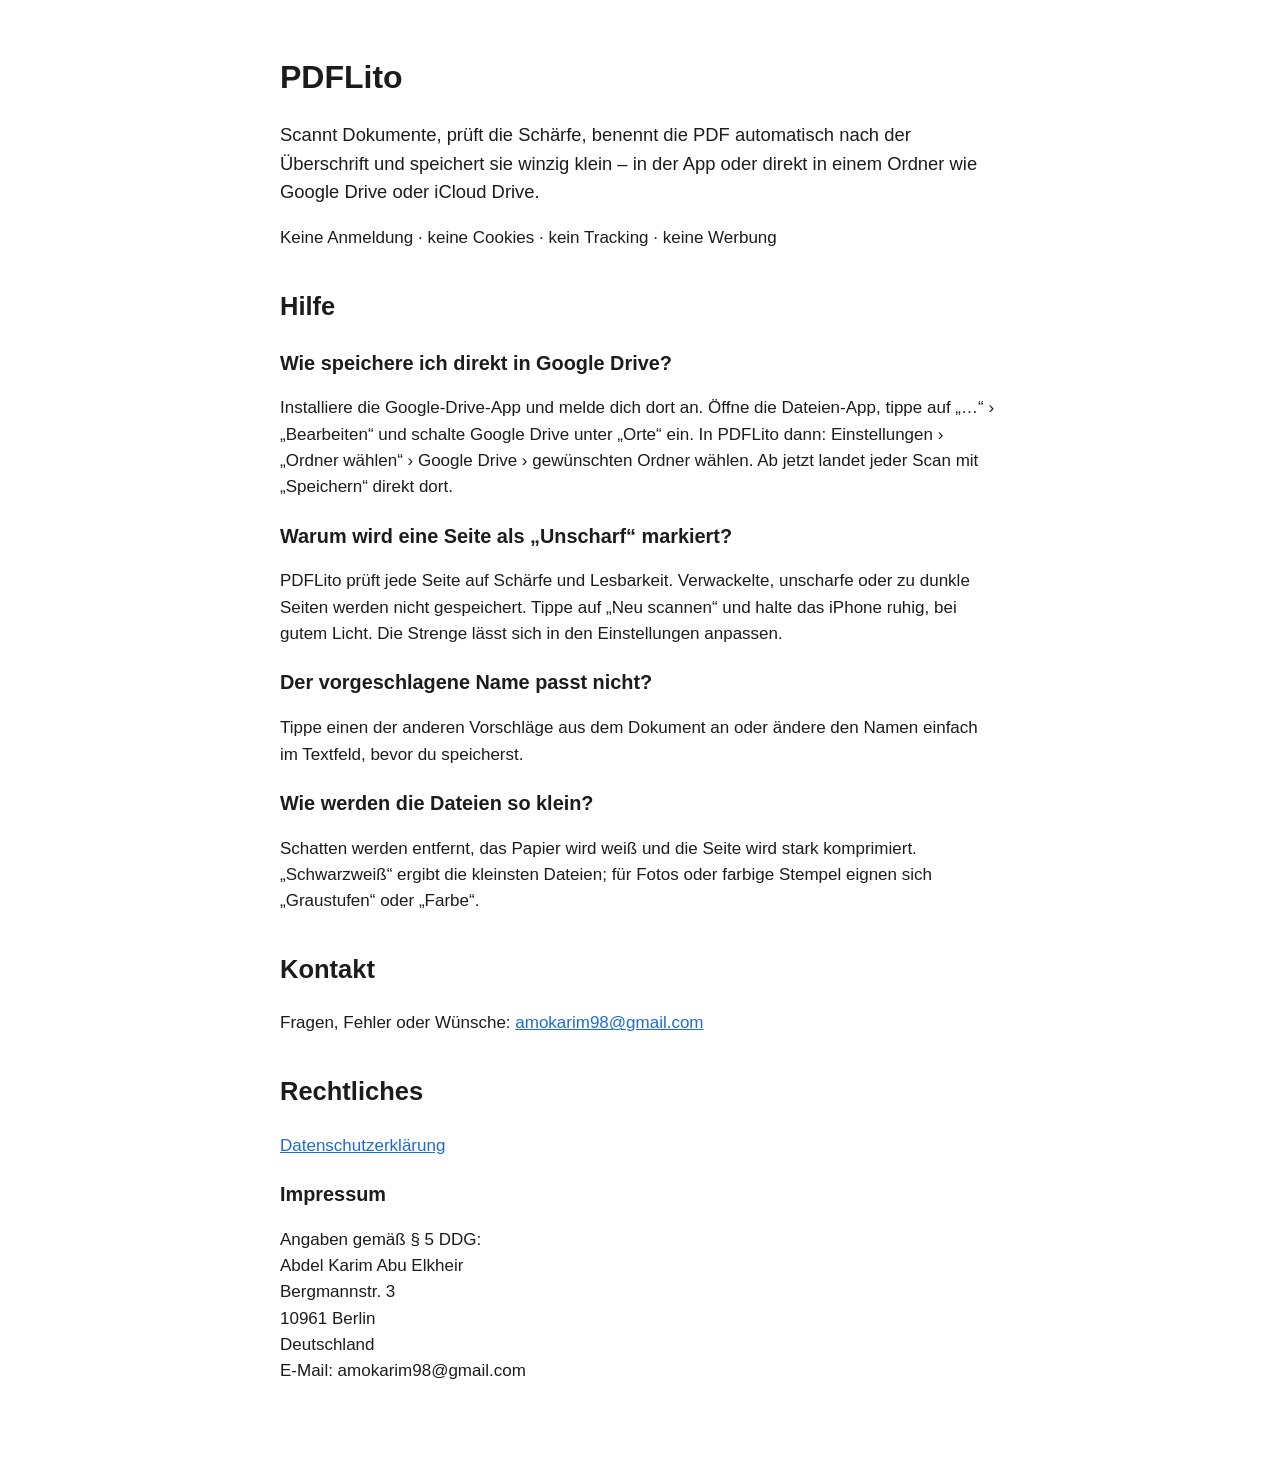
<file: docs/index.html>
<!doctype html>
<html lang="de">
<head>
  <meta charset="utf-8">
  <meta name="viewport" content="width=device-width, initial-scale=1">
  <title>PDFLito – PDF Scanner</title>
  <link rel="stylesheet" href="style.css">
</head>
<body>
<main>
  <h1>PDFLito</h1>
  <p class="lead">Scannt Dokumente, prüft die Schärfe, benennt die PDF automatisch nach der Überschrift und speichert sie winzig klein – in der App oder direkt in einem Ordner wie Google Drive oder iCloud Drive.</p>
  <p>Keine Anmeldung · keine Cookies · kein Tracking · keine Werbung</p>

  <h2>Hilfe</h2>
  <h3>Wie speichere ich direkt in Google Drive?</h3>
  <p>Installiere die Google-Drive-App und melde dich dort an. Öffne die Dateien-App, tippe auf „…“ › „Bearbeiten“ und schalte Google Drive unter „Orte“ ein. In PDFLito dann: Einstellungen › „Ordner wählen“ › Google Drive › gewünschten Ordner wählen. Ab jetzt landet jeder Scan mit „Speichern“ direkt dort.</p>
  <h3>Warum wird eine Seite als „Unscharf“ markiert?</h3>
  <p>PDFLito prüft jede Seite auf Schärfe und Lesbarkeit. Verwackelte, unscharfe oder zu dunkle Seiten werden nicht gespeichert. Tippe auf „Neu scannen“ und halte das iPhone ruhig, bei gutem Licht. Die Strenge lässt sich in den Einstellungen anpassen.</p>
  <h3>Der vorgeschlagene Name passt nicht?</h3>
  <p>Tippe einen der anderen Vorschläge aus dem Dokument an oder ändere den Namen einfach im Textfeld, bevor du speicherst.</p>
  <h3>Wie werden die Dateien so klein?</h3>
  <p>Schatten werden entfernt, das Papier wird weiß und die Seite wird stark komprimiert. „Schwarzweiß“ ergibt die kleinsten Dateien; für Fotos oder farbige Stempel eignen sich „Graustufen“ oder „Farbe“.</p>

  <h2>Kontakt</h2>
  <p>Fragen, Fehler oder Wünsche: <a href="mailto:amokarim98@gmail.com">amokarim98@gmail.com</a></p>

  <h2>Rechtliches</h2>
  <p><a href="datenschutz.html">Datenschutzerklärung</a></p>
  <h3>Impressum</h3>
  <p>Angaben gemäß § 5 DDG:<br>Abdel Karim Abu Elkheir<br>Bergmannstr. 3<br>10961 Berlin<br>Deutschland<br>E-Mail: amokarim98@gmail.com</p>
</main>
</body>
</html>
</file>
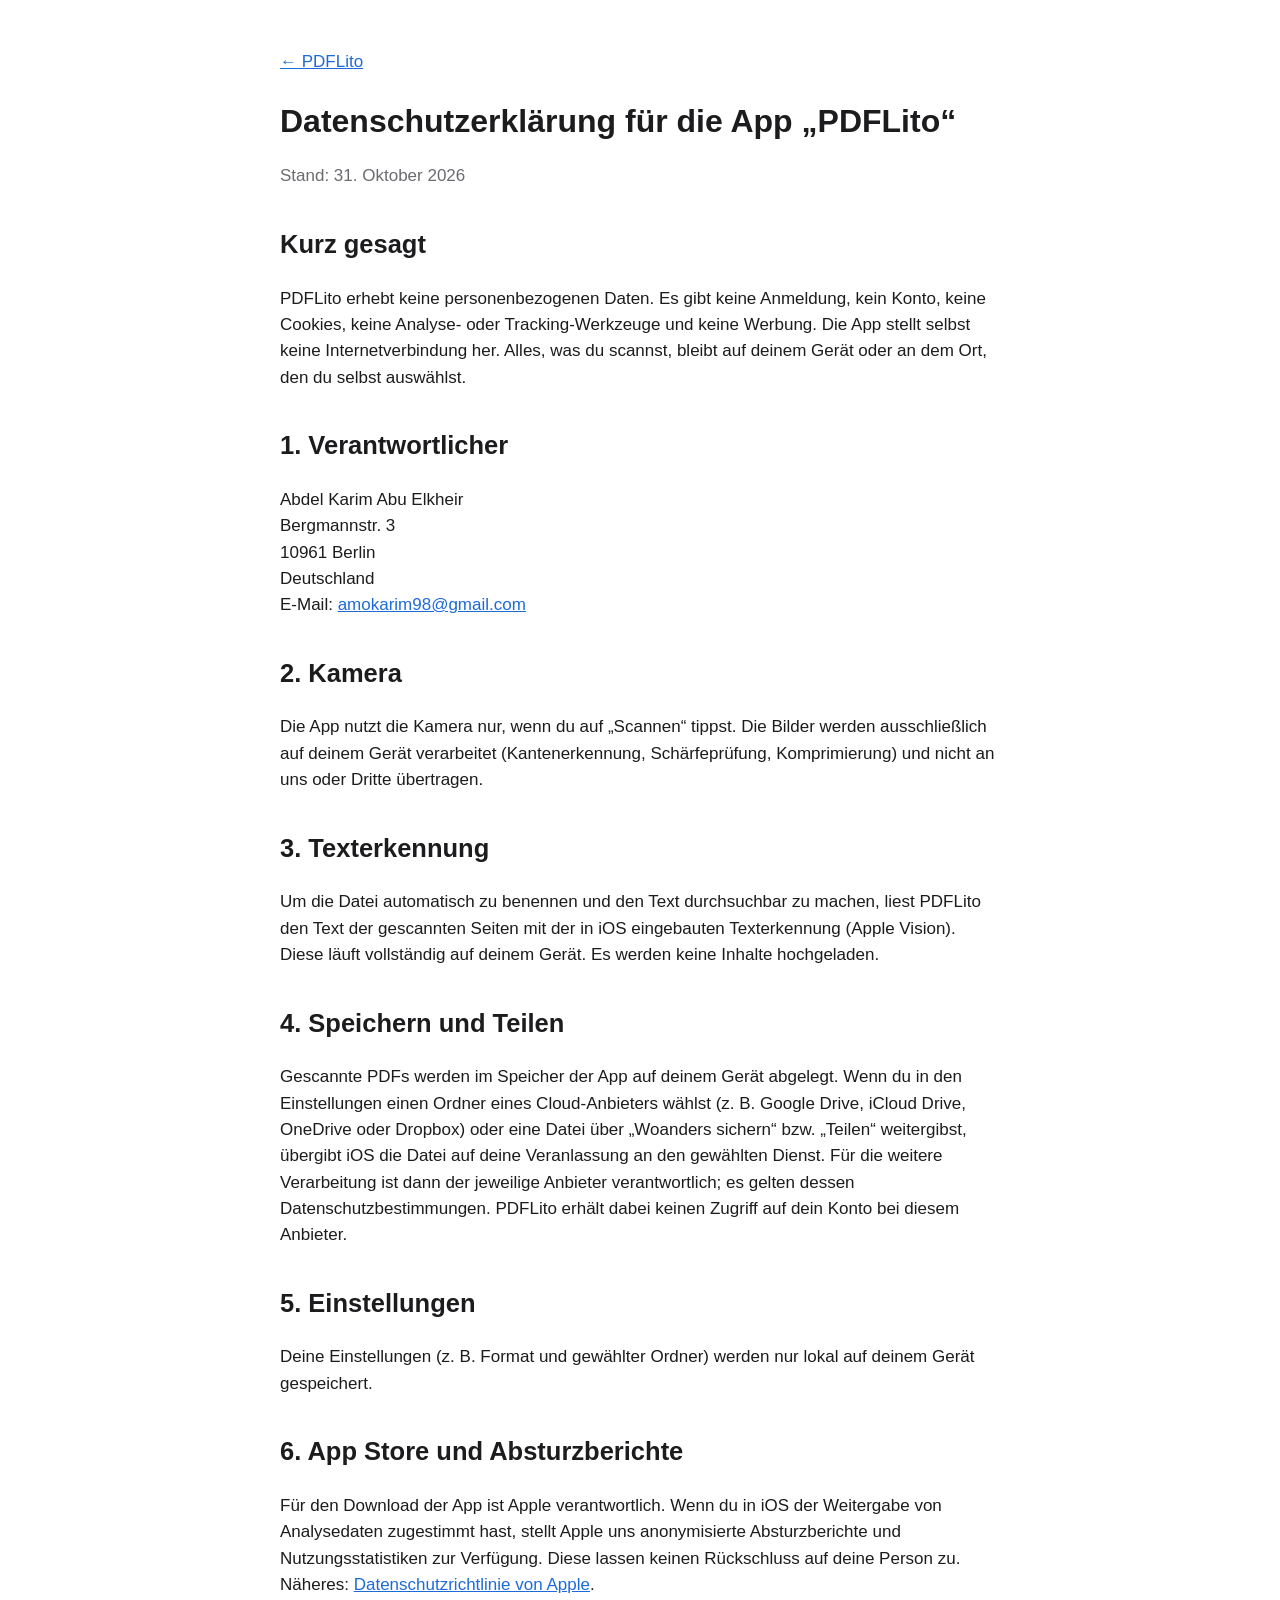
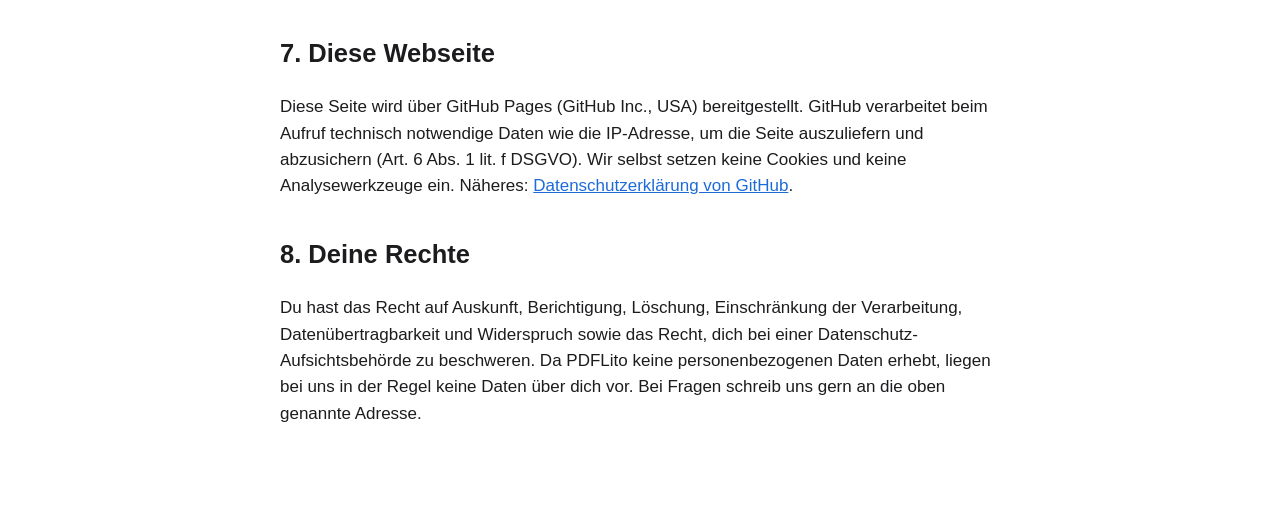
<file: docs/datenschutz.html>
<!doctype html>
<html lang="de">
<head>
  <meta charset="utf-8">
  <meta name="viewport" content="width=device-width, initial-scale=1">
  <title>PDFLito – Datenschutz</title>
  <link rel="stylesheet" href="style.css">
</head>
<body>
<main>
  <p><a href="index.html">← PDFLito</a></p>
  <h1>Datenschutzerklärung für die App „PDFLito“</h1>
  <p class="muted">Stand: 31. Oktober 2026</p>

  <h2>Kurz gesagt</h2>
  <p>PDFLito erhebt keine personenbezogenen Daten. Es gibt keine Anmeldung, kein Konto, keine Cookies, keine Analyse- oder Tracking-Werkzeuge und keine Werbung. Die App stellt selbst keine Internetverbindung her. Alles, was du scannst, bleibt auf deinem Gerät oder an dem Ort, den du selbst auswählst.</p>

  <h2>1. Verantwortlicher</h2>
  <p>Abdel Karim Abu Elkheir<br>Bergmannstr. 3<br>10961 Berlin<br>Deutschland<br>E-Mail: <a href="mailto:amokarim98@gmail.com">amokarim98@gmail.com</a></p>

  <h2>2. Kamera</h2>
  <p>Die App nutzt die Kamera nur, wenn du auf „Scannen“ tippst. Die Bilder werden ausschließlich auf deinem Gerät verarbeitet (Kantenerkennung, Schärfeprüfung, Komprimierung) und nicht an uns oder Dritte übertragen.</p>

  <h2>3. Texterkennung</h2>
  <p>Um die Datei automatisch zu benennen und den Text durchsuchbar zu machen, liest PDFLito den Text der gescannten Seiten mit der in iOS eingebauten Texterkennung (Apple Vision). Diese läuft vollständig auf deinem Gerät. Es werden keine Inhalte hochgeladen.</p>

  <h2>4. Speichern und Teilen</h2>
  <p>Gescannte PDFs werden im Speicher der App auf deinem Gerät abgelegt. Wenn du in den Einstellungen einen Ordner eines Cloud-Anbieters wählst (z. B. Google Drive, iCloud Drive, OneDrive oder Dropbox) oder eine Datei über „Woanders sichern“ bzw. „Teilen“ weitergibst, übergibt iOS die Datei auf deine Veranlassung an den gewählten Dienst. Für die weitere Verarbeitung ist dann der jeweilige Anbieter verantwortlich; es gelten dessen Datenschutzbestimmungen. PDFLito erhält dabei keinen Zugriff auf dein Konto bei diesem Anbieter.</p>

  <h2>5. Einstellungen</h2>
  <p>Deine Einstellungen (z. B. Format und gewählter Ordner) werden nur lokal auf deinem Gerät gespeichert.</p>

  <h2>6. App Store und Absturzberichte</h2>
  <p>Für den Download der App ist Apple verantwortlich. Wenn du in iOS der Weitergabe von Analysedaten zugestimmt hast, stellt Apple uns anonymisierte Absturzberichte und Nutzungsstatistiken zur Verfügung. Diese lassen keinen Rückschluss auf deine Person zu. Näheres: <a href="https://www.apple.com/de/legal/privacy/">Datenschutzrichtlinie von Apple</a>.</p>

  <h2>7. Diese Webseite</h2>
  <p>Diese Seite wird über GitHub Pages (GitHub Inc., USA) bereitgestellt. GitHub verarbeitet beim Aufruf technisch notwendige Daten wie die IP-Adresse, um die Seite auszuliefern und abzusichern (Art. 6 Abs. 1 lit. f DSGVO). Wir selbst setzen keine Cookies und keine Analysewerkzeuge ein. Näheres: <a href="https://docs.github.com/de/site-policy/privacy-policies/github-general-privacy-statement">Datenschutzerklärung von GitHub</a>.</p>

  <h2>8. Deine Rechte</h2>
  <p>Du hast das Recht auf Auskunft, Berichtigung, Löschung, Einschränkung der Verarbeitung, Datenübertragbarkeit und Widerspruch sowie das Recht, dich bei einer Datenschutz-Aufsichtsbehörde zu beschweren. Da PDFLito keine personenbezogenen Daten erhebt, liegen bei uns in der Regel keine Daten über dich vor. Bei Fragen schreib uns gern an die oben genannte Adresse.</p>
</main>
</body>
</html>
</file>
<file: docs/style.css>
:root {
  color-scheme: light dark;
  --text: #1c1c1e;
  --muted: #6b6b70;
  --accent: #1d6bd9;
  --background: #ffffff;
}

@media (prefers-color-scheme: dark) {
  :root {
    --text: #f2f2f7;
    --muted: #a1a1a8;
    --accent: #4d99ff;
    --background: #111114;
  }
}

body {
  margin: 0;
  background: var(--background);
  color: var(--text);
  font: 17px/1.55 -apple-system, BlinkMacSystemFont, "Segoe UI", Roboto, sans-serif;
}

main {
  max-width: 720px;
  margin: 0 auto;
  padding: 32px 16px 64px;
}

h1 { font-size: 2rem; margin-bottom: 0.25rem; }
h2 { margin-top: 2.2rem; }
h3 { margin-bottom: 0.25rem; }
a { color: var(--accent); }
.lead { font-size: 1.15rem; }
.muted { color: var(--muted); }
</file>
